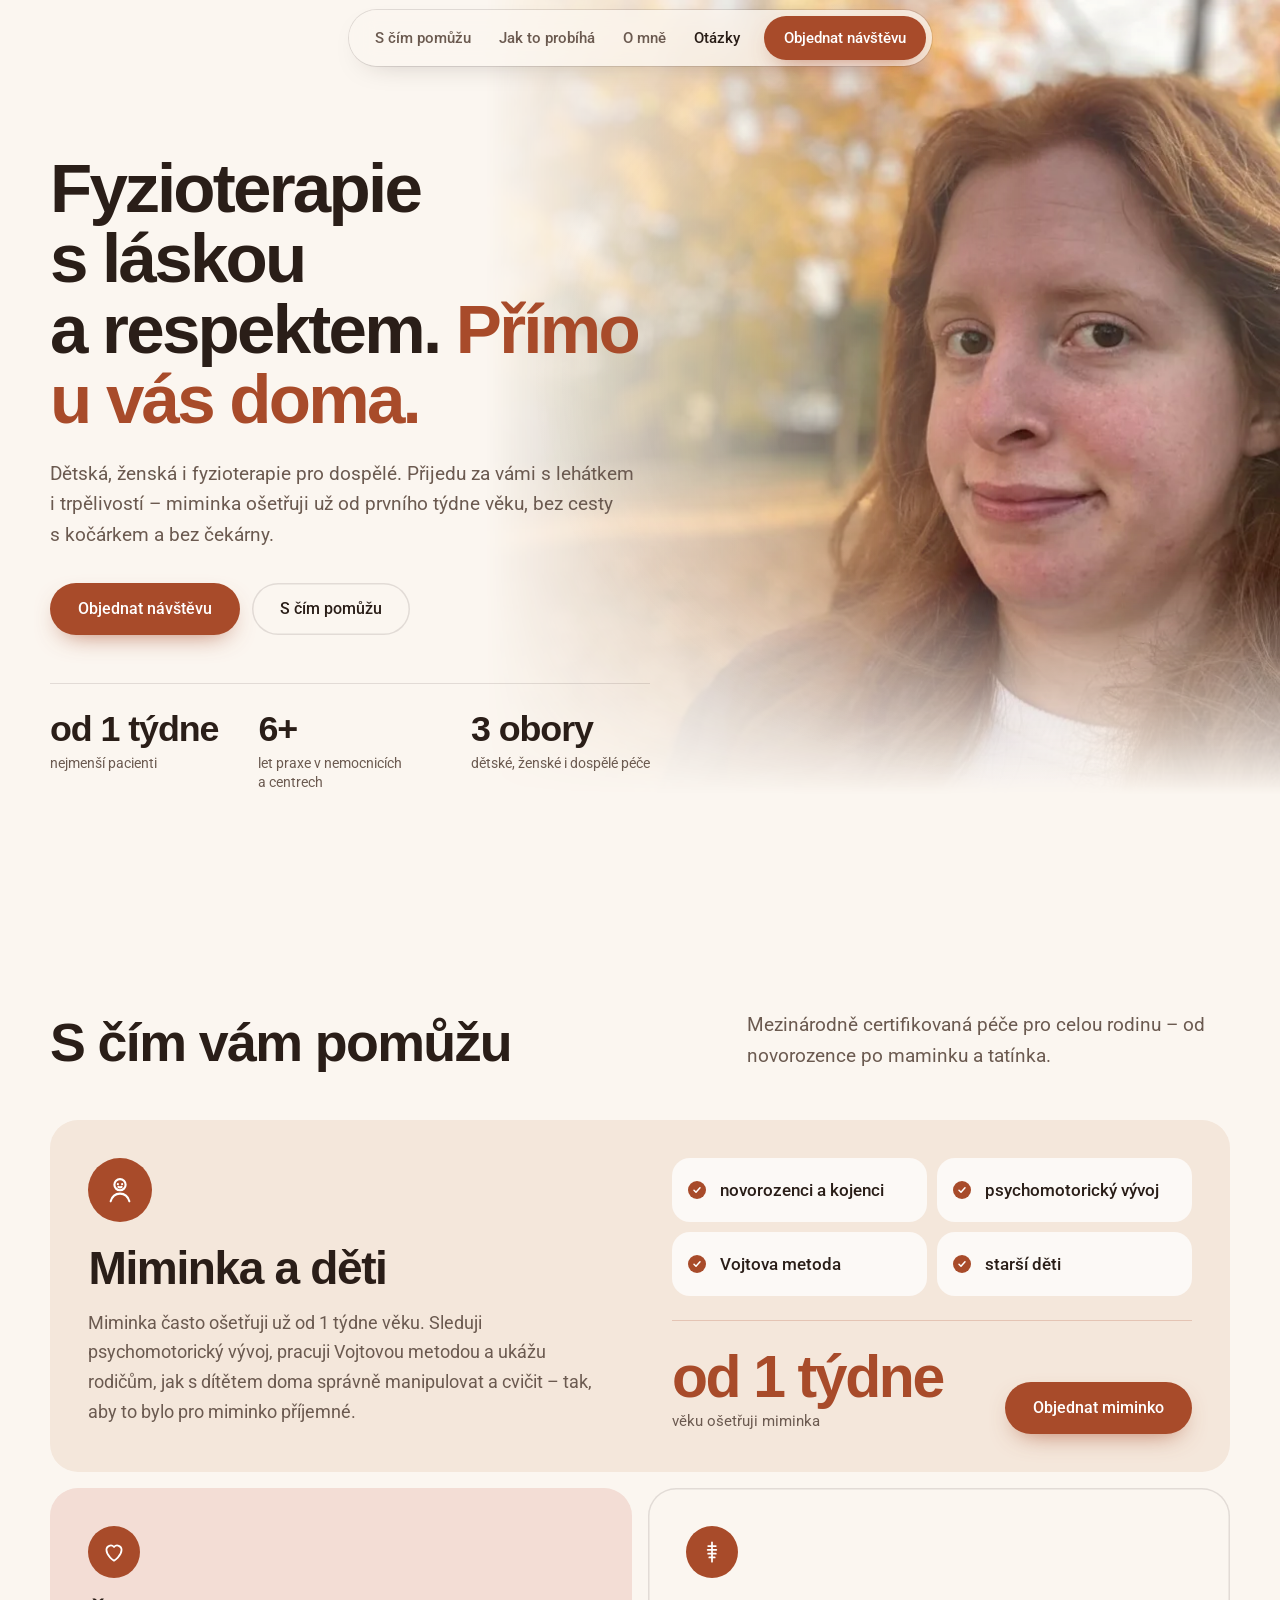
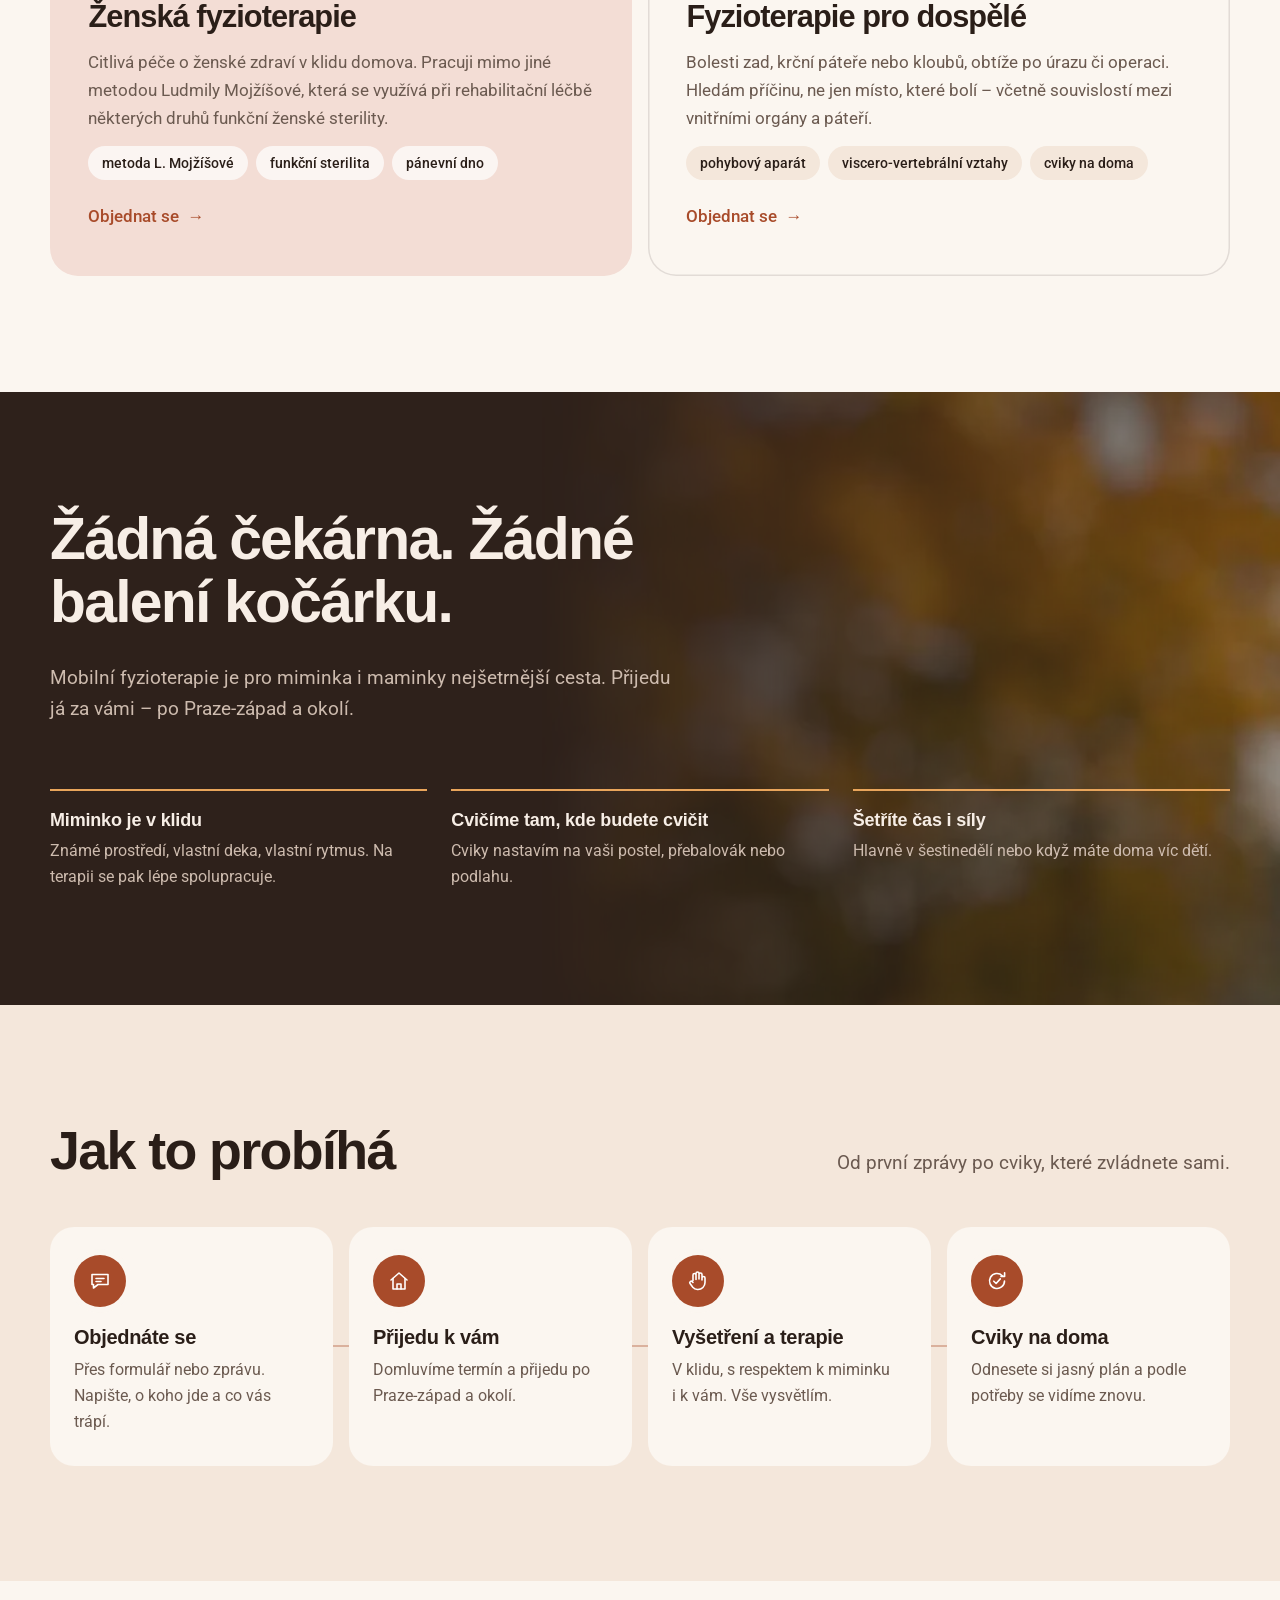
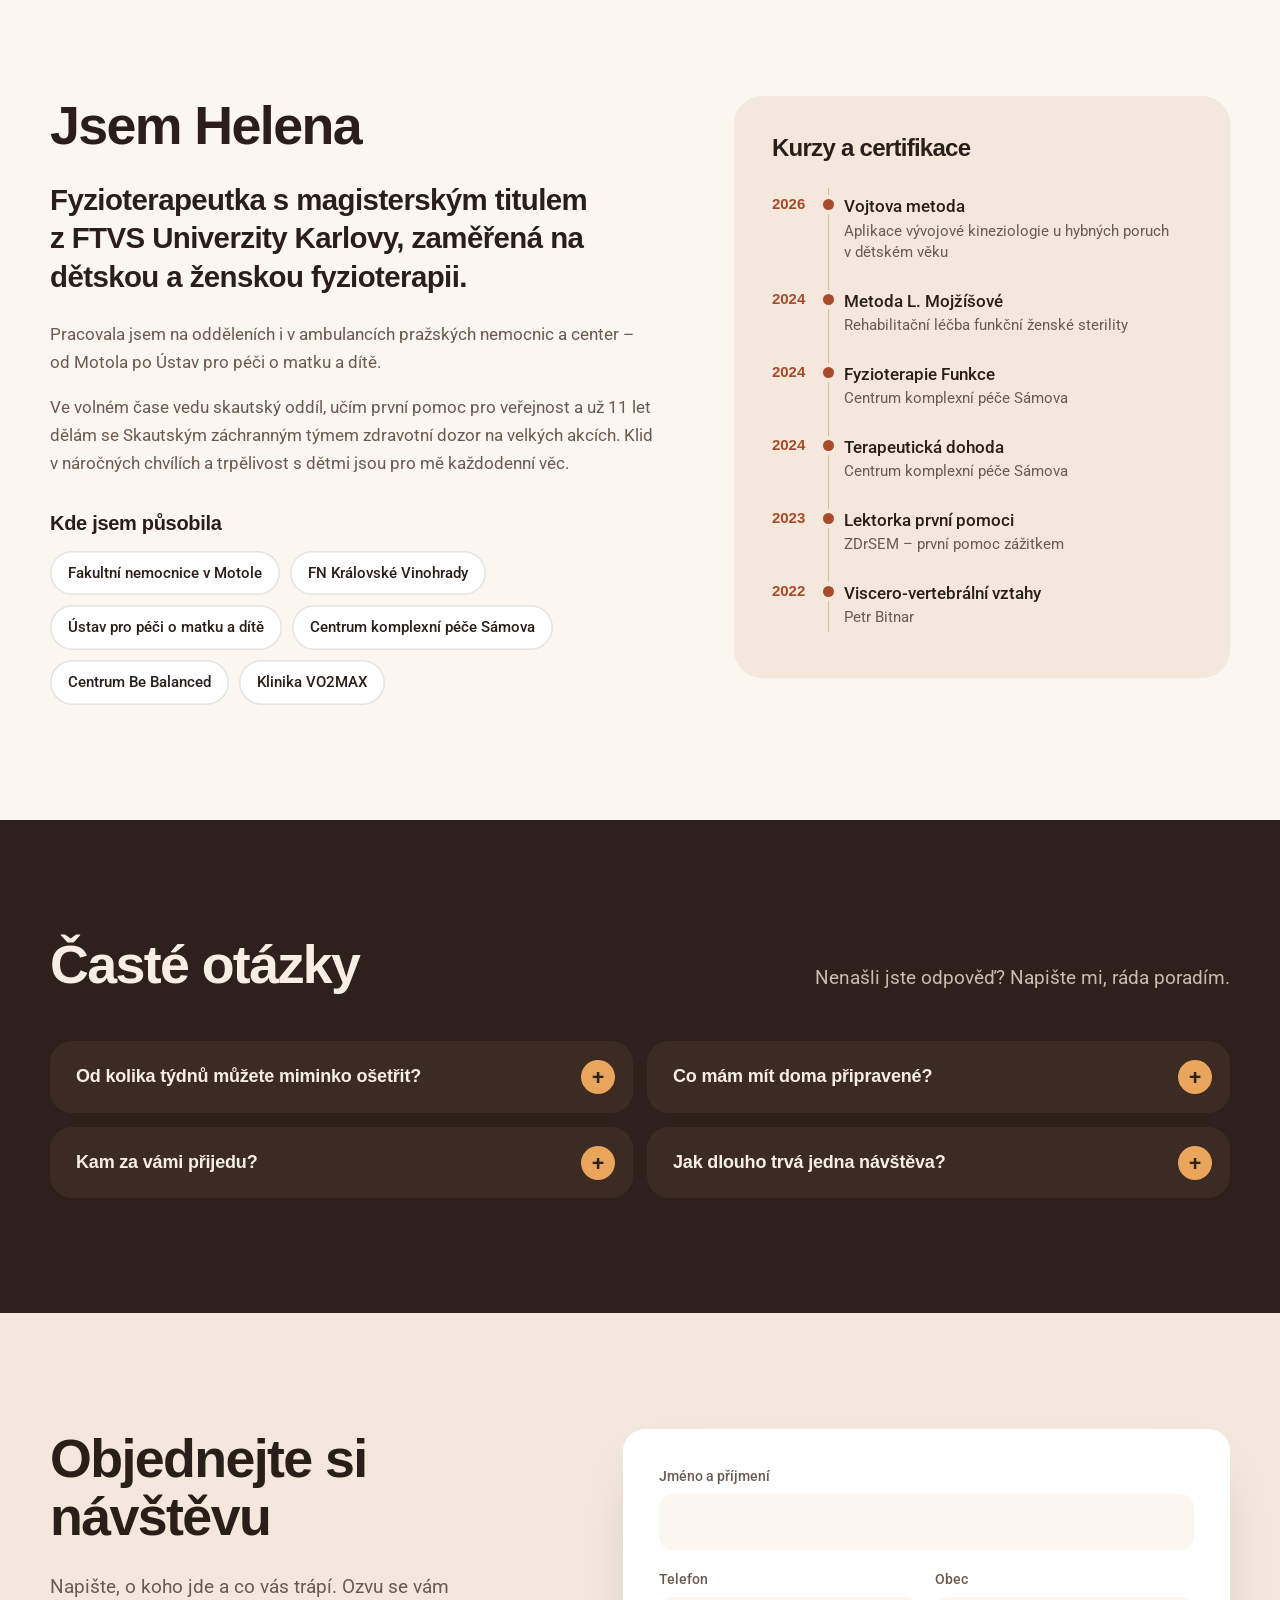
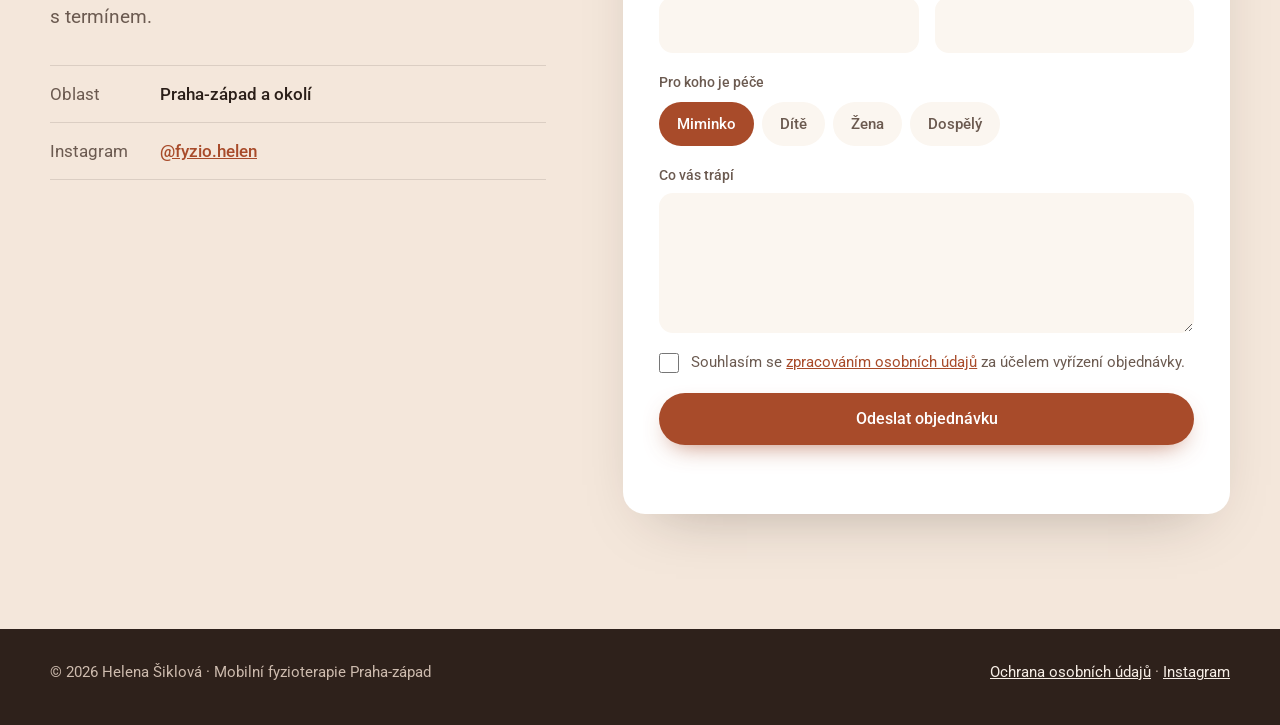
<file: index.html>
<!doctype html>
<html lang="cs" class="no-js">
<head>
  <meta charset="utf-8" />
  <meta name="viewport" content="width=device-width, initial-scale=1" />
  <title>Helena Šiklová – mobilní fyzioterapie Praha-západ</title>
  <meta name="description" content="Dětská, ženská i fyzioterapie pro dospělé u vás doma. Miminka od 1 týdne věku, Vojtova metoda, metoda L. Mojžíšové. Praha-západ." />
  <meta name="robots" content="noindex, nofollow" />
  <meta name="theme-color" content="#FBF6F0" />
  <meta property="og:type" content="website" />
  <meta property="og:title" content="Helena Šiklová – mobilní fyzioterapie Praha-západ" />
  <meta property="og:description" content="Fyzioterapie s láskou a respektem, přímo u vás doma. Pro miminka, děti, ženy i dospělé." />
  <meta property="og:image" content="https://helena-siklova-web.vercel.app/img/helena.jpg" />
  <link rel="icon" href="data:image/svg+xml,%3Csvg xmlns='http://www.w3.org/2000/svg' viewBox='0 0 64 64'%3E%3Ccircle cx='32' cy='32' r='32' fill='%23A84B2A'/%3E%3Ctext x='32' y='42' font-family='Helvetica,Arial' font-weight='700' font-size='28' text-anchor='middle' fill='%23fff'%3EH%C5%A0%3C/text%3E%3C/svg%3E" />
  <link rel="preconnect" href="https://fonts.googleapis.com" />
  <link rel="preconnect" href="https://fonts.gstatic.com" crossorigin />
  <link href="https://fonts.googleapis.com/css2?family=Roboto:wght@400;500&display=swap&subset=latin-ext" rel="stylesheet" />
  <link rel="preload" as="image" href="img/helena.webp" type="image/webp" />
  <link rel="stylesheet" href="styles.css?v=7" />
  <script type="application/ld+json">
  {
    "@context": "https://schema.org",
    "@type": "PhysicalTherapy",
    "name": "Helena Šiklová – mobilní fyzioterapie",
    "description": "Dětská, ženská a dospělá fyzioterapie formou domácích návštěv.",
    "image": "https://helena-siklova-web.vercel.app/img/helena.jpg",
    "areaServed": "Praha-západ",
    "employee": { "@type": "Person", "name": "Helena Šiklová", "jobTitle": "Fyzioterapeutka", "alumniOf": "Fakulta tělesné výchovy a sportu Univerzity Karlovy" },
    "sameAs": ["https://www.instagram.com/fyzio.helen/"],
    "hasOfferCatalog": { "@type": "OfferCatalog", "name": "Fyzioterapie", "itemListElement": [
      { "@type": "Offer", "itemOffered": { "@type": "Service", "name": "Dětská fyzioterapie" } },
      { "@type": "Offer", "itemOffered": { "@type": "Service", "name": "Ženská fyzioterapie" } },
      { "@type": "Offer", "itemOffered": { "@type": "Service", "name": "Fyzioterapie pro dospělé" } }
    ] }
  }
  </script>
</head>
<body>
<a class="skip" href="#obsah">Přeskočit na obsah</a>

<header class="top" data-top>
  <div class="wrap top__in">
    <div class="top__bar">
      <nav class="nav" aria-label="Hlavní navigace">
        <a href="#pomoc">S čím pomůžu</a>
        <a href="#jak">Jak to probíhá</a>
        <a href="#o-mne">O mně</a>
        <a href="#otazky">Otázky</a>
      </nav>
      <a class="btn btn--primary btn--sm top__cta" href="#objednat">Objednat návštěvu</a>
    </div>
    <button class="burger" type="button" aria-label="Otevřít menu" aria-controls="menu" data-menu-open><span></span><span></span></button>
  </div>
</header>

<dialog class="menu" id="menu" aria-label="Menu">
  <button class="menu__close" type="button" aria-label="Zavřít menu" data-menu-close>×</button>
  <nav class="menu__nav" aria-label="Menu">
    <a href="#pomoc" data-menu-link>S čím pomůžu</a>
    <a href="#jak" data-menu-link>Jak to probíhá</a>
    <a href="#o-mne" data-menu-link>O mně</a>
    <a href="#otazky" data-menu-link>Otázky</a>
    <a href="#objednat" data-menu-link>Objednání</a>
  </nav>
  <a class="btn btn--primary btn--block" href="#objednat" data-menu-link>Objednat návštěvu</a>
</dialog>

<main id="obsah">

  <!-- HERO -->
  <section class="hero" id="top">
    <figure class="portrait">
      <picture class="portrait__img">
        <source type="image/webp" srcset="img/helena-480.webp 480w, img/helena.webp 800w" sizes="(max-width: 960px) 100vw, 52vw" />
        <img src="img/helena.jpg" width="800" height="800" alt="Fyzioterapeutka Helena Šiklová" fetchpriority="high" decoding="async" />
      </picture>
    </figure>
    <div class="wrap hero__grid">
      <div class="hero__text">
        <h1 class="hero__title">Fyzioterapie s láskou a respektem. <em>Přímo u vás doma.</em></h1>
        <p class="hero__lead">Dětská, ženská i fyzioterapie pro dospělé. Přijedu za vámi s lehátkem i trpělivostí – miminka ošetřuji už od prvního týdne věku, bez cesty s kočárkem a bez čekárny.</p>
        <div class="hero__cta">
          <a class="btn btn--primary" href="#objednat">Objednat návštěvu</a>
          <a class="btn btn--ghost" href="#pomoc">S čím pomůžu</a>
        </div>
        <dl class="stats">
          <div><dt>nejmenší pacienti</dt><dd>od 1 týdne</dd></div>
          <div><dt>let praxe v nemocnicích a centrech</dt><dd>6+</dd></div>
          <div><dt>dětské, ženské i dospělé péče</dt><dd>3 obory</dd></div>
        </dl>
      </div>
    </div>
  </section>

  <!-- PRO KOHO -->
  <section class="sec" id="pomoc">
    <div class="wrap">
      <div class="head" data-reveal>
        <h2 class="h2">S čím vám pomůžu</h2>
        <p class="lead">Mezinárodně certifikovaná péče pro celou rodinu – od novorozence po maminku a tatínka.</p>
      </div>
      <div class="bento">
        <article class="care care--big" data-reveal>
          <div class="care__main">
            <span class="care__ico" aria-hidden="true"><svg viewBox="0 0 24 24" width="26" height="26" fill="none" stroke="currentColor" stroke-width="1.6" stroke-linecap="round" stroke-linejoin="round"><circle cx="12" cy="8" r="4.2"/><path d="M10.4 7.6h.01M13.6 7.6h.01M10.8 9.6c.7.5 1.7.5 2.4 0"/><path d="M5 20.5c1-3.6 3.8-5.8 7-5.8s6 2.2 7 5.8"/></svg></span>
            <h3>Miminka a děti</h3>
            <p>Miminka často ošetřuji už od 1 týdne věku. Sleduji psychomotorický vývoj, pracuji Vojtovou metodou a ukážu rodičům, jak s dítětem doma správně manipulovat a cvičit – tak, aby to bylo pro miminko příjemné.</p>
          </div>
          <div class="care__side">
            <ul class="checks">
              <li>novorozenci a kojenci</li>
              <li>psychomotorický vývoj</li>
              <li>Vojtova metoda</li>
              <li>starší děti</li>
            </ul>
            <div class="care__foot">
              <p class="care__num"><b>od 1 týdne</b><span>věku ošetřuji miminka</span></p>
              <a class="btn btn--primary" href="#objednat" data-pick="miminko">Objednat miminko</a>
            </div>
          </div>
        </article>
        <article class="care care--rose" data-reveal>
          <span class="care__ico" aria-hidden="true"><svg viewBox="0 0 24 24" width="26" height="26" fill="none" stroke="currentColor" stroke-width="1.6" stroke-linecap="round" stroke-linejoin="round"><path d="M12 20s-7-4.4-7-10a4 4 0 0 1 7-2.6A4 4 0 0 1 19 10c0 5.6-7 10-7 10z"/></svg></span>
          <h3>Ženská fyzioterapie</h3>
          <p>Citlivá péče o ženské zdraví v klidu domova. Pracuji mimo jiné metodou Ludmily Mojžíšové, která se využívá při rehabilitační léčbě některých druhů funkční ženské sterility.</p>
          <ul class="tags"><li>metoda L. Mojžíšové</li><li>funkční sterilita</li><li>pánevní dno</li></ul>
          <a class="more" href="#objednat" data-pick="žena">Objednat se</a>
        </article>
        <article class="care care--line" data-reveal>
          <span class="care__ico" aria-hidden="true"><svg viewBox="0 0 24 24" width="26" height="26" fill="none" stroke="currentColor" stroke-width="1.6" stroke-linecap="round" stroke-linejoin="round"><path d="M12 3v18"/><path d="M8.5 6.5h7M8 10h8M8.5 13.5h7M9.5 17h5"/></svg></span>
          <h3>Fyzioterapie pro dospělé</h3>
          <p>Bolesti zad, krční páteře nebo kloubů, obtíže po úrazu či operaci. Hledám příčinu, ne jen místo, které bolí – včetně souvislostí mezi vnitřními orgány a páteří.</p>
          <ul class="tags"><li>pohybový aparát</li><li>viscero-vertebrální vztahy</li><li>cviky na doma</li></ul>
          <a class="more" href="#objednat" data-pick="dospělý">Objednat se</a>
        </article>
      </div>
    </div>
  </section>

  <!-- PROČ DOMA -->
  <section class="home" id="proc">
    <picture class="home__bg" aria-hidden="true">
      <source type="image/webp" srcset="img/podzim.webp" />
      <img src="img/podzim.jpg" width="660" height="824" alt="" loading="lazy" decoding="async" />
    </picture>
    <div class="wrap home__in">
      <div class="home__text" data-reveal>
        <h2 class="h2">Žádná čekárna. Žádné balení kočárku.</h2>
        <p class="lead">Mobilní fyzioterapie je pro miminka i maminky nejšetrnější cesta. Přijedu já za vámi – po Praze-západ a okolí.</p>
        <ul class="home__pts">
          <li><b>Miminko je v klidu</b><span>Známé prostředí, vlastní deka, vlastní rytmus. Na terapii se pak lépe spolupracuje.</span></li>
          <li><b>Cvičíme tam, kde budete cvičit</b><span>Cviky nastavím na vaši postel, přebalovák nebo podlahu.</span></li>
          <li><b>Šetříte čas i síly</b><span>Hlavně v šestinedělí nebo když máte doma víc dětí.</span></li>
        </ul>
      </div>
    </div>
  </section>

  <!-- POSTUP -->
  <section class="sec sec--soft" id="jak">
    <div class="wrap">
      <div class="head" data-reveal>
        <h2 class="h2">Jak to probíhá</h2>
        <p class="lead">Od první zprávy po cviky, které zvládnete sami.</p>
      </div>
      <ol class="steps" data-flow>
        <li><span class="steps__ico" aria-hidden="true"><svg viewBox="0 0 24 24" width="24" height="24" fill="none" stroke="currentColor" stroke-width="1.6" stroke-linecap="round" stroke-linejoin="round"><path d="M4 5.5h16v10H10l-4.5 3.5v-3.5H4z"/><path d="M8 9.5h8M8 12.5h5"/></svg></span><b>Objednáte se</b><span>Přes formulář nebo zprávu. Napište, o koho jde a co vás trápí.</span></li>
        <li><span class="steps__ico" aria-hidden="true"><svg viewBox="0 0 24 24" width="24" height="24" fill="none" stroke="currentColor" stroke-width="1.6" stroke-linecap="round" stroke-linejoin="round"><path d="M4 11 12 4l8 7"/><path d="M6 9.5V20h12V9.5"/><path d="M10 20v-5h4v5"/></svg></span><b>Přijedu k vám</b><span>Domluvíme termín a přijedu po Praze-západ a okolí.</span></li>
        <li><span class="steps__ico" aria-hidden="true"><svg viewBox="0 0 24 24" width="24" height="24" fill="none" stroke="currentColor" stroke-width="1.6" stroke-linecap="round" stroke-linejoin="round"><path d="M7 11.5V6a1.5 1.5 0 0 1 3 0v4.5M10 10V4.5a1.5 1.5 0 0 1 3 0V10M13 10V5.5a1.5 1.5 0 0 1 3 0V11M16 9a1.5 1.5 0 0 1 3 0v4.5a7 7 0 0 1-7 7h-.6a6 6 0 0 1-4.6-2.2L4 14.6a1.5 1.5 0 0 1 2.3-1.9L7 13.5"/></svg></span><b>Vyšetření a terapie</b><span>V klidu, s respektem k miminku i k vám. Vše vysvětlím.</span></li>
        <li><span class="steps__ico" aria-hidden="true"><svg viewBox="0 0 24 24" width="24" height="24" fill="none" stroke="currentColor" stroke-width="1.6" stroke-linecap="round" stroke-linejoin="round"><path d="M19.5 12A7.5 7.5 0 1 1 17.3 6.7"/><path d="M19.6 3.8v3.6H16"/><path d="M8.8 12.2l2.3 2.3 4.2-4.6"/></svg></span><b>Cviky na doma</b><span>Odnesete si jasný plán a podle potřeby se vidíme znovu.</span></li>
      </ol>
    </div>
  </section>

  <!-- O MNĚ -->
  <section class="sec" id="o-mne">
    <div class="wrap me">
      <div class="me__text" data-reveal>
        <h2 class="h2">Jsem Helena</h2>
        <p class="me__big">Fyzioterapeutka s magisterským titulem z FTVS Univerzity Karlovy, zaměřená na dětskou a ženskou fyzioterapii.</p>
        <p>Pracovala jsem na odděleních i v ambulancích pražských nemocnic a center – od Motola po Ústav pro péči o matku a dítě.</p>
        <p>Ve volném čase vedu skautský oddíl, učím první pomoc pro veřejnost a už 11 let dělám se Skautským záchranným týmem zdravotní dozor na velkých akcích. Klid v náročných chvílích a trpělivost s dětmi jsou pro mě každodenní věc.</p>
        <h3 class="me__sub">Kde jsem působila</h3>
        <ul class="chips">
          <li>Fakultní nemocnice v&nbsp;Motole</li>
          <li>FN Královské Vinohrady</li>
          <li>Ústav pro péči o matku a dítě</li>
          <li>Centrum komplexní péče Sámova</li>
          <li>Centrum Be Balanced</li>
          <li>Klinika VO2MAX</li>
        </ul>
      </div>
      <aside class="me__card" data-reveal>
        <h3>Kurzy a certifikace</h3>
        <ol class="timeline">
          <li><time>2026</time><div><b>Vojtova metoda</b><span>Aplikace vývojové kineziologie u hybných poruch v dětském věku</span></div></li>
          <li><time>2024</time><div><b>Metoda L. Mojžíšové</b><span>Rehabilitační léčba funkční ženské sterility</span></div></li>
          <li><time>2024</time><div><b>Fyzioterapie Funkce</b><span>Centrum komplexní péče Sámova</span></div></li>
          <li><time>2024</time><div><b>Terapeutická dohoda</b><span>Centrum komplexní péče Sámova</span></div></li>
          <li><time>2023</time><div><b>Lektorka první pomoci</b><span>ZDrSEM – první pomoc zážitkem</span></div></li>
          <li><time>2022</time><div><b>Viscero-vertebrální vztahy</b><span>Petr Bitnar</span></div></li>
        </ol>
      </aside>
    </div>
  </section>

  <!-- FAQ -->
  <section class="sec sec--dark" id="otazky">
    <div class="wrap">
      <div class="head" data-reveal>
        <h2 class="h2">Časté otázky</h2>
        <p class="lead">Nenašli jste odpověď? Napište mi, ráda poradím.</p>
      </div>
      <div class="qa" data-reveal>
        <details>
          <summary>Od kolika týdnů můžete miminko ošetřit?</summary>
          <p>Miminka běžně ošetřuji už od 1 týdne věku. Pokud máte doporučení od pediatra nebo neurologa, vezměte ho k ruce, ale není podmínkou.</p>
        </details>
        <details>
          <summary>Co mám mít doma připravené?</summary>
          <p>Stačí pevnější podložka nebo postel, deka a teplo v místnosti. Pro miminko plenku a oblíbenou hračku. Vše ostatní přivezu.</p>
        </details>
        <details>
          <summary>Kam za vámi přijedu?</summary>
          <p>Jezdím po okrese Praha-západ a okolí. Napište obec a domluvíme se.</p>
        </details>
        <details>
          <summary>Jak dlouho trvá jedna návštěva?</summary>
          <p>Délku přizpůsobím věku a potřebám – u miminek bývá kratší, u dospělých delší. Přesný čas i cenu vám řeknu při objednání.</p>
        </details>
      </div>
    </div>
  </section>

  <!-- OBJEDNÁNÍ -->
  <section class="sec sec--soft" id="objednat">
    <div class="wrap split">
      <div data-reveal>
        <h2 class="h2">Objednejte si návštěvu</h2>
        <p class="lead">Napište, o koho jde a co vás trápí. Ozvu se vám s termínem.</p>
        <ul class="contact">
          <li><span>Oblast</span>Praha-západ a okolí</li>
          <li><span>Instagram</span><a href="https://www.instagram.com/fyzio.helen/" rel="noopener" target="_blank">@fyzio.helen</a></li>
        </ul>
      </div>
      <form class="form" data-form novalidate data-reveal>
        <div class="field">
          <label for="f-name">Jméno a příjmení</label>
          <input id="f-name" name="jmeno" autocomplete="name" required />
        </div>
        <div class="field field--half">
          <label for="f-phone">Telefon</label>
          <input id="f-phone" name="telefon" type="tel" autocomplete="tel" required />
        </div>
        <div class="field field--half">
          <label for="f-town">Obec</label>
          <input id="f-town" name="obec" autocomplete="address-level2" />
        </div>
        <fieldset class="field pick">
          <legend>Pro koho je péče</legend>
          <label><input type="radio" name="pro" value="miminko" checked /><span>Miminko</span></label>
          <label><input type="radio" name="pro" value="dítě" /><span>Dítě</span></label>
          <label><input type="radio" name="pro" value="žena" /><span>Žena</span></label>
          <label><input type="radio" name="pro" value="dospělý" /><span>Dospělý</span></label>
        </fieldset>
        <div class="field">
          <label for="f-msg">Co vás trápí</label>
          <textarea id="f-msg" name="zprava" rows="4"></textarea>
        </div>
        <label class="consent"><input type="checkbox" name="souhlas" required /><span>Souhlasím se <a href="ochrana-osobnich-udaju.html">zpracováním osobních údajů</a> za účelem vyřízení objednávky.</span></label>
        <button class="btn btn--primary btn--block" type="submit">Odeslat objednávku</button>
        <p class="form__note" data-form-note role="status" aria-live="polite"></p>
      </form>
    </div>
  </section>
</main>

<footer class="foot">
  <div class="wrap foot__in">
    <p>© 2026 Helena Šiklová · Mobilní fyzioterapie Praha-západ</p>
    <p><a href="ochrana-osobnich-udaju.html">Ochrana osobních údajů</a> · <a href="https://www.instagram.com/fyzio.helen/" rel="noopener" target="_blank">Instagram</a></p>
  </div>
</footer>

<a class="btn btn--primary dock is-hidden" href="#objednat">Objednat návštěvu</a>

<script src="main.js?v=6" defer></script>
</body>
</html>
</file>
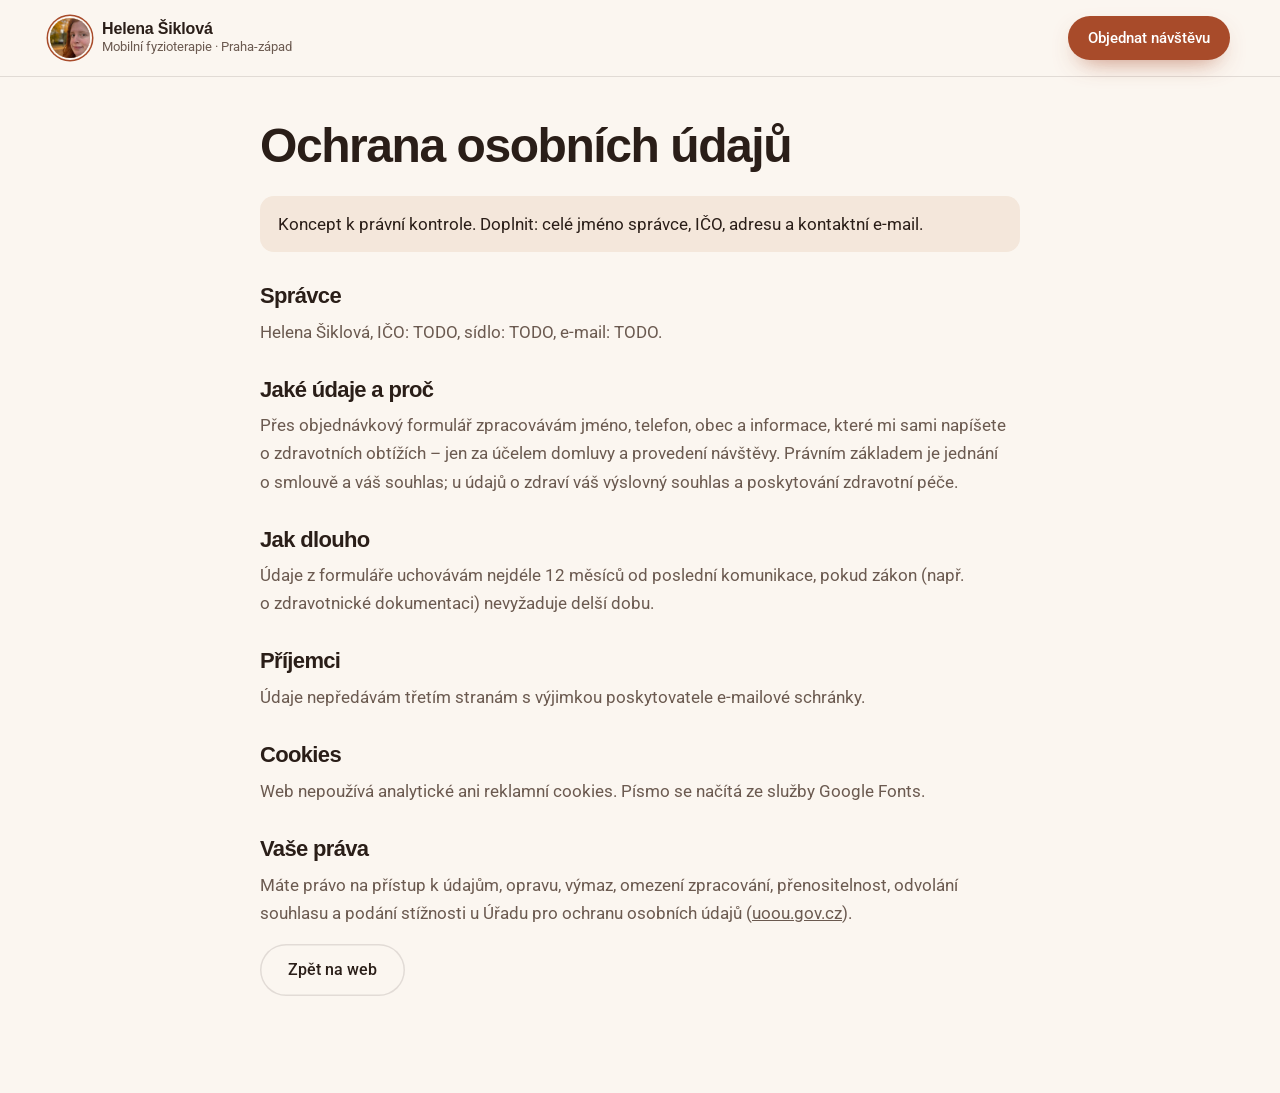
<file: ochrana-osobnich-udaju.html>
<!doctype html>
<html lang="cs">
<head>
  <meta charset="utf-8" />
  <meta name="viewport" content="width=device-width, initial-scale=1" />
  <title>Ochrana osobních údajů – Helena Šiklová</title>
  <meta name="robots" content="noindex, nofollow" />
  <link href="https://fonts.googleapis.com/css2?family=Roboto:wght@400;500&display=swap&subset=latin-ext" rel="stylesheet" />
  <link rel="stylesheet" href="styles.css" />
  <style>.legal{padding:120px 0 80px;max-width:760px}.legal h1{font-size:clamp(32px,4vw,48px);margin-bottom:24px}.legal h2{font-size:22px;margin:32px 0 10px}.legal p,.legal li{color:var(--muted)}.todo{background:var(--soft);border-radius:14px;padding:14px 18px;color:var(--ink)!important}</style>
</head>
<body>
<header class="top top--page"><div class="wrap top__in"><a class="brand" href="index.html"><span class="brand__avatar"><img src="img/helena-160.jpg" width="80" height="80" alt="" /></span><span class="brand__txt">Helena Šiklová<small>Mobilní fyzioterapie · Praha-západ</small></span></a><a class="btn btn--primary btn--sm" href="index.html#objednat">Objednat návštěvu</a></div></header>
<main class="wrap legal">
  <h1>Ochrana osobních údajů</h1>
  <p class="todo">Koncept k právní kontrole. Doplnit: celé jméno správce, IČO, adresu a kontaktní e-mail.</p>
  <h2>Správce</h2>
  <p>Helena Šiklová, IČO: TODO, sídlo: TODO, e-mail: TODO.</p>
  <h2>Jaké údaje a proč</h2>
  <p>Přes objednávkový formulář zpracovávám jméno, telefon, obec a informace, které mi sami napíšete o zdravotních obtížích – jen za účelem domluvy a provedení návštěvy. Právním základem je jednání o smlouvě a váš souhlas; u údajů o zdraví váš výslovný souhlas a poskytování zdravotní péče.</p>
  <h2>Jak dlouho</h2>
  <p>Údaje z formuláře uchovávám nejdéle 12 měsíců od poslední komunikace, pokud zákon (např. o zdravotnické dokumentaci) nevyžaduje delší dobu.</p>
  <h2>Příjemci</h2>
  <p>Údaje nepředávám třetím stranám s výjimkou poskytovatele e-mailové schránky.</p>
  <h2>Cookies</h2>
  <p>Web nepoužívá analytické ani reklamní cookies. Písmo se načítá ze služby Google Fonts.</p>
  <h2>Vaše práva</h2>
  <p>Máte právo na přístup k údajům, opravu, výmaz, omezení zpracování, přenositelnost, odvolání souhlasu a podání stížnosti u Úřadu pro ochranu osobních údajů (<a href="https://uoou.gov.cz">uoou.gov.cz</a>).</p>
  <p><a class="btn btn--ghost" href="index.html">Zpět na web</a></p>
</main>
</body>
</html>
</file>
<file: styles.css>
/* Helena Šiklová – teplé podzimní barvy z její fotky (měděné vlasy, javorové listí) */
:root {
  --cream: #FBF6F0;
  --soft: #F4E7DB;
  --ink: #2A1E18;
  --muted: #6B5A50;
  --copper: #A84B2A;        /* hlavní akcent, bílý text AA */
  --copper-hi: #8F3D20;
  --amber: #E9A55B;         /* listí – jen na tmavém */
  --bark: #2E211B;          /* tmavá sekce */
  --bark-soft: #3B2B23;
  --on-dark: #F7EEE6;
  --on-dark-muted: #CDBBAE;
  --line: rgba(42, 30, 24, .12);
  --line-dark: rgba(247, 238, 230, .16);

  --font-head: "Helvetica Neue", Helvetica, Arial, sans-serif;
  --font-body: Roboto, "Helvetica Neue", Helvetica, Arial, sans-serif;

  --radius-cta: 999px;
  --radius: 22px;
  --wrap: 1180px;
  --gutter: clamp(16px, 4vw, 40px);
  --sec-y: clamp(64px, 9vw, 120px);

  --ease-out: cubic-bezier(0.16, 1, 0.3, 1);
  --dur-micro: 250ms;
  --dur-base: 600ms;
  --dur-slow: 900ms;
}
@media (prefers-reduced-motion: reduce) {
  :root { --dur-micro: 0ms; --dur-base: 0ms; --dur-slow: 0ms; }
}

*, *::before, *::after { box-sizing: border-box; }
html { scroll-behavior: smooth; -webkit-text-size-adjust: 100%; scroll-padding-top: 84px; }
@media (prefers-reduced-motion: reduce) { html { scroll-behavior: auto; } }
body { margin: 0; background: var(--cream); color: var(--ink); font: 400 17px/1.65 var(--font-body); -webkit-font-smoothing: antialiased; overflow-x: clip; }
img { display: block; max-width: 100%; height: auto; }
a { color: inherit; }
h1, h2, h3 { font-family: var(--font-head); font-weight: 700; line-height: 1.08; margin: 0; letter-spacing: -.03em; }
p { margin: 0 0 1em; }
:focus-visible { outline: 2px solid var(--copper); outline-offset: 3px; border-radius: 6px; }

.wrap { width: 100%; max-width: calc(var(--wrap) + var(--gutter) * 2); margin: 0 auto; padding: 0 var(--gutter); }
.skip { position: absolute; left: -999px; top: 8px; z-index: 100; background: var(--copper); color: #fff; padding: 10px 16px; border-radius: var(--radius-cta); }
.skip:focus { left: 8px; }
.h2 { font-size: clamp(32px, 4.2vw, 54px); margin-bottom: .5em; }
.lead { font-size: clamp(17px, 1.45vw, 19px); color: var(--muted); max-width: 34em; }

/* Tlačítka – vždy pill */
.btn { display: inline-flex; align-items: center; justify-content: center; gap: .5em; min-height: 52px; padding: 0 28px; border-radius: var(--radius-cta); font: 500 16px/1 var(--font-body); text-decoration: none; cursor: pointer; border: 0; transition: background var(--dur-micro), color var(--dur-micro), transform var(--dur-micro) var(--ease-out), box-shadow var(--dur-micro); }
.btn--sm { min-height: 44px; padding: 0 20px; font-size: 15px; }
.btn--block { width: 100%; }
.btn--primary { background: var(--copper); color: #fff; box-shadow: 0 10px 26px -12px rgba(168, 75, 42, .8); }
.btn--primary:hover { background: var(--copper-hi); transform: translateY(-2px); }
.btn--ghost { color: var(--ink); box-shadow: inset 0 0 0 1.5px var(--line); }
.btn--ghost:hover { box-shadow: inset 0 0 0 1.5px var(--copper); color: var(--copper); }

/* Hlavička */
.top { position: fixed; inset: 0 0 auto; z-index: 50; transition: background var(--dur-micro), box-shadow var(--dur-micro); }
/* podstránka (ochrana údajů) má klasickou plnou lištu se značkou */
.top--page { background: rgba(251, 246, 240, .92); backdrop-filter: blur(10px); -webkit-backdrop-filter: blur(10px); box-shadow: 0 1px 0 var(--line); }
.top--page .top__in { justify-content: flex-start; }
.top__in { display: flex; align-items: center; justify-content: center; gap: 28px; height: 76px; }
.top__bar { display: flex; align-items: center; gap: 24px; padding: 6px 6px 6px 26px; border-radius: var(--radius-cta); background: rgba(251, 246, 240, .78); backdrop-filter: blur(12px); -webkit-backdrop-filter: blur(12px); box-shadow: 0 0 0 1px var(--line), 0 10px 30px -18px rgba(42, 30, 24, .35); transition: background var(--dur-micro), box-shadow var(--dur-micro); }
.top.is-solid .top__bar { background: rgba(251, 246, 240, .94); box-shadow: 0 0 0 1px var(--line), 0 14px 34px -16px rgba(42, 30, 24, .4); }
.brand { display: flex; align-items: center; gap: 12px; text-decoration: none; margin-right: auto; }
.brand__avatar { width: 40px; height: 40px; border-radius: 50%; overflow: hidden; flex: none; box-shadow: 0 0 0 2px var(--cream), 0 0 0 3.5px var(--copper); }
.brand__avatar img { width: 100%; height: 100%; object-fit: cover; object-position: 66% 40%; transform: scale(1.5); transform-origin: 66% 42%; }
.brand__txt { font: 700 16px/1.15 var(--font-head); letter-spacing: -.01em; }
.brand__txt small { display: block; font: 400 12.5px/1.4 var(--font-body); color: var(--muted); letter-spacing: 0; }
.nav { display: flex; gap: 28px; }
.nav a { text-decoration: none; font-weight: 500; font-size: 15px; color: var(--muted); transition: color var(--dur-micro); }
.nav a:hover, .nav a.is-active { color: var(--ink); }
.burger { display: none; width: 44px; height: 44px; border: 0; border-radius: var(--radius-cta); background: var(--soft); cursor: pointer; padding: 0; position: relative; }
.burger span { position: absolute; left: 13px; right: 13px; height: 2px; background: var(--ink); border-radius: 2px; }
.burger span:first-child { top: 17px; } .burger span:last-child { top: 25px; }

.menu { border: 0; padding: 88px 24px 32px; width: 100%; max-width: 100%; height: 100%; max-height: 100%; margin: 0; background: var(--cream); color: var(--ink); }
.menu::backdrop { background: rgba(0, 0, 0, .4); }
.menu[open] { display: flex; flex-direction: column; gap: 28px; }
.menu__close { position: absolute; top: 16px; right: 16px; width: 44px; height: 44px; border-radius: var(--radius-cta); border: 0; background: var(--soft); color: var(--ink); font-size: 28px; line-height: 1; cursor: pointer; }
.menu__nav { display: flex; flex-direction: column; }
.menu__nav a { font: 700 28px/1 var(--font-head); letter-spacing: -.02em; text-decoration: none; padding: 16px 0; border-bottom: 1px solid var(--line); }

/* Hero */
.hero { position: relative; padding: calc(76px + clamp(36px, 6vw, 88px)) 0 clamp(56px, 8vw, 104px); overflow: hidden;
  background: radial-gradient(55% 65% at 80% 42%, rgba(233, 165, 91, .22), transparent 70%), var(--cream); }
.hero__grid { position: relative; }
.hero__text { max-width: min(600px, 52%); }
.hero__meta { display: inline-flex; align-items: center; gap: 10px; font-size: 14px; font-weight: 500; color: var(--muted); margin-bottom: 22px; }
.dot { width: 8px; height: 8px; border-radius: 50%; background: var(--copper); box-shadow: 0 0 0 4px rgba(168, 75, 42, .16); flex: none; }
.hero__title { font-size: clamp(40px, 5.4vw, 74px); letter-spacing: -.04em; line-height: 1.02; margin-bottom: 24px; }
.hero__title em { font-style: normal; color: var(--copper); }
.hero__lead { font-size: clamp(17px, 1.45vw, 20px); color: var(--muted); max-width: 33em; margin-bottom: 32px; }
.hero__cta { display: flex; flex-wrap: wrap; gap: 12px; margin-bottom: 48px; }
.stats { display: grid; grid-template-columns: repeat(3, auto); justify-content: start; gap: 12px 40px; margin: 0; padding-top: 28px; border-top: 1px solid var(--line); }
.stats div { display: flex; flex-direction: column-reverse; justify-content: flex-end; }
.stats dd { margin: 0; font: 700 clamp(26px, 2.8vw, 36px)/1 var(--font-head); letter-spacing: -.03em; }
.stats dt { font-size: 14px; color: var(--muted); margin-top: 6px; max-width: 13em; line-height: 1.4; }

.portrait { position: absolute; right: 0; top: 0; width: min(62vw, 880px); aspect-ratio: 1; margin: 0; opacity: 0; transition: opacity var(--dur-slow) var(--ease-out);
  -webkit-mask-image: linear-gradient(to right, transparent 0%, rgba(0,0,0,.35) 30%, #000 68%), linear-gradient(to bottom, rgba(0,0,0,.75) 0%, #000 12%, #000 72%, transparent 100%);
  mask-image: linear-gradient(to right, transparent 0%, rgba(0,0,0,.35) 30%, #000 68%), linear-gradient(to bottom, rgba(0,0,0,.75) 0%, #000 12%, #000 72%, transparent 100%);
  -webkit-mask-composite: source-in; mask-composite: intersect; }
.portrait.is-in, .no-js .portrait { opacity: 1; }
.portrait__img { display: block; width: 100%; height: 100%; }
.portrait__img img { width: 100%; height: 100%; object-fit: cover; object-position: 100% 50%; }
.chip { position: absolute; left: -4%; bottom: 8%; display: flex; flex-direction: column; gap: 2px; padding: 14px 20px; background: #fff; border-radius: 16px; box-shadow: 0 18px 40px -18px rgba(42, 30, 24, .35); }
.chip b { font: 700 16px/1.2 var(--font-head); letter-spacing: -.01em; }
.chip span { font-size: 13.5px; color: var(--muted); }

/* Sekce */
.sec { padding: var(--sec-y) 0; }
.sec--soft { background: var(--soft); }
.sec--dark { background: var(--bark); color: var(--on-dark); }
.sec--dark .lead { color: var(--on-dark-muted); }
.head { display: flex; flex-wrap: wrap; justify-content: space-between; align-items: end; gap: 12px 48px; margin-bottom: clamp(28px, 4vw, 48px); }
.head .h2 { margin: 0; }
.head .lead { margin: 0; max-width: 26em; }
.split { display: grid; grid-template-columns: .9fr 1.1fr; gap: clamp(32px, 6vw, 96px); align-items: start; }

/* Pro koho – bento */
.bento { display: grid; grid-template-columns: 1fr 1fr; gap: 16px; }
.care { position: relative; border-radius: 28px; padding: clamp(26px, 3vw, 40px); display: flex; flex-direction: column; align-items: flex-start; gap: 14px; background: #fff; transition: transform var(--dur-micro) var(--ease-out), box-shadow var(--dur-micro); }
.care:hover { transform: translateY(-3px); box-shadow: 0 22px 50px -30px rgba(42, 30, 24, .45); }
.care h3 { font-size: clamp(24px, 2.4vw, 32px); }
.care p { color: var(--muted); margin: 0; max-width: 34em; }
.care--big { grid-column: 1 / -1; background: var(--soft); display: grid; grid-template-columns: 1fr 1fr; gap: 24px clamp(32px, 5vw, 72px); align-items: stretch; }
.care__main { display: flex; flex-direction: column; align-items: flex-start; gap: 14px; }
.care__side { display: flex; flex-direction: column; gap: 16px; justify-content: space-between; }
.care--big h3 { font-size: clamp(32px, 3.6vw, 48px); }
.care__foot { margin-top: 8px; width: 100%; display: flex; flex-wrap: wrap; align-items: flex-end; justify-content: space-between; gap: 20px; padding-top: 28px; border-top: 1px solid rgba(168, 75, 42, .22); }
.care__num { display: grid; gap: 4px; margin: 0 !important; }
.care__num b { font: 700 clamp(40px, 4.6vw, 64px)/.95 var(--font-head); letter-spacing: -.04em; color: var(--copper); }
.care__num span { font-size: 15px; color: var(--muted); }
.care--big p { font-size: 18px; }
.care--big .checks { margin: 0; gap: 10px; }
.care--big .checks li { background: rgba(255, 255, 255, .75); border-radius: 18px; padding: 18px 16px 18px 48px; min-height: 64px; display: flex; align-items: center; line-height: 1.3; }
.care--big .checks li::before { left: 16px; top: 50%; margin-top: -9px; }
.care--rose { background: #F3DDD5; }
.care--line { background: transparent; box-shadow: inset 0 0 0 1.5px var(--line); }
.care__ico { width: 52px; height: 52px; border-radius: 50%; display: grid; place-items: center; background: var(--copper); color: #fff; margin-bottom: 8px; }
.care--big .care__ico { width: 64px; height: 64px; }
.care--big .care__ico svg { width: 32px; height: 32px; }
.checks { list-style: none; margin: 4px 0 10px; padding: 0; display: grid; grid-template-columns: 1fr 1fr; gap: 10px 20px; width: 100%; }
.checks li { position: relative; padding-left: 28px; font-weight: 500; }
.checks li::before { content: ""; position: absolute; left: 0; top: 4px; width: 18px; height: 18px; border-radius: 50%; background: var(--copper) url("data:image/svg+xml,%3Csvg xmlns='http://www.w3.org/2000/svg' viewBox='0 0 24 24' fill='none' stroke='%23fff' stroke-width='3' stroke-linecap='round' stroke-linejoin='round'%3E%3Cpath d='M6 12.5l4 4 8-9'/%3E%3C/svg%3E") center / 12px no-repeat; }
.tags { display: flex; flex-wrap: wrap; gap: 8px; list-style: none; margin: 0; padding: 0; }
.tags li { font-size: 13.5px; font-weight: 500; padding: 6px 14px; border-radius: 999px; background: rgba(255, 255, 255, .7); color: var(--ink); }
.care--line .tags li { background: var(--soft); }
.more { margin-top: auto; display: inline-flex; align-items: center; gap: 8px; min-height: 44px; font-weight: 500; color: var(--copper); text-decoration: none; }
.more::after { content: "→"; transition: transform var(--dur-micro) var(--ease-out); }
.more:hover::after { transform: translateX(4px); }

/* Proč doma – tmavý pás s fotkou */
.home { position: relative; background: var(--bark); color: var(--on-dark); padding: var(--sec-y) 0; overflow: hidden; }
.home__bg { position: absolute; inset: 0 0 0 auto; width: min(58vw, 900px); opacity: .5;
  -webkit-mask-image: linear-gradient(to right, transparent 0%, rgba(0,0,0,.5) 45%, #000 100%); mask-image: linear-gradient(to right, transparent 0%, rgba(0,0,0,.5) 45%, #000 100%); }
.home__bg img { width: 100%; height: 100%; object-fit: cover; }
.home__in { position: relative; }
.home .h2 { font-size: clamp(34px, 4.6vw, 60px); max-width: 11em; }
.home .lead { color: var(--on-dark-muted); max-width: 34em; }
.home__pts { list-style: none; margin: clamp(40px, 5vw, 64px) 0 0; padding: 0; display: grid; grid-template-columns: repeat(3, 1fr); gap: 24px; }
.home__pts li { display: grid; gap: 8px; align-content: start; padding-top: 18px; border-top: 2px solid var(--amber); }
.home__pts b { font: 700 18px/1.25 var(--font-head); letter-spacing: -.01em; color: var(--on-dark); }
.home__pts span { font-size: 15.5px; color: var(--on-dark-muted); }

/* Postup – karty, linka se jednou dokreslí */
.steps { list-style: none; margin: 0; padding: 0; display: grid; grid-template-columns: repeat(4, 1fr); gap: 16px; position: relative; }
.steps::before { content: ""; position: absolute; left: 12%; right: 12%; top: calc(50% - 1px); height: 2px; background: var(--copper); opacity: .35; transform: scaleX(0); transform-origin: left; transition: transform 1.4s var(--ease-out); }
.steps.is-in::before { transform: scaleX(1); }
.steps li { position: relative; background: var(--cream); border-radius: 24px; padding: 28px 24px 30px; display: grid; gap: 8px; align-content: start; }
.steps__ico { width: 52px; height: 52px; border-radius: 50%; display: grid; place-items: center; background: var(--copper); color: #fff; margin-bottom: 10px; box-shadow: 0 0 0 6px var(--cream); }
.steps b { font: 700 20px/1.2 var(--font-head); letter-spacing: -.015em; }
.steps span:not(.steps__ico) { color: var(--muted); font-size: 16px; }

/* O mně */
.me { display: grid; grid-template-columns: 1.1fr .9fr; gap: clamp(32px, 6vw, 88px); align-items: start; }
.me__big { font: 700 clamp(22px, 2.3vw, 30px)/1.3 var(--font-head); letter-spacing: -.02em; margin-bottom: 24px; }
.me__text p:not(.me__big) { color: var(--muted); max-width: 36em; }
.me__sub { font-size: 20px; letter-spacing: -.015em; margin: 36px 0 16px; }
.chips { list-style: none; margin: 0; padding: 0; display: flex; flex-wrap: wrap; gap: 10px; }
.chips li { padding: 10px 18px; border-radius: 999px; background: #fff; box-shadow: inset 0 0 0 1.5px var(--line); font-weight: 500; font-size: 15px; }
.me__card { background: var(--soft); border-radius: 28px; padding: clamp(26px, 3vw, 40px); position: sticky; top: 100px; }
.me__card h3 { font-size: 24px; margin-bottom: 20px; }
.timeline { list-style: none; margin: 0; padding: 0; position: relative; }
.timeline::before { content: ""; position: absolute; left: 56px; top: 8px; bottom: 8px; width: 1.5px; background: rgba(168, 75, 42, .3); }
.timeline li { display: grid; grid-template-columns: 44px 1fr; gap: 28px; padding: 12px 0; position: relative; }
.timeline li::before { content: ""; position: absolute; left: 51.5px; top: 19px; width: 11px; height: 11px; border-radius: 50%; background: var(--copper); box-shadow: 0 0 0 4px var(--soft); }
.timeline time { font: 700 15px/1.6 var(--font-head); color: var(--copper); font-variant-numeric: tabular-nums; }
.timeline b { display: block; font-weight: 500; }
.timeline span { display: block; font-size: 14.5px; color: var(--muted); line-height: 1.45; }

/* FAQ – karty ve dvou sloupcích */
.qa { display: grid; grid-template-columns: 1fr 1fr; gap: 14px; align-items: start; }
.qa details { background: var(--bark-soft); border-radius: 22px; transition: background var(--dur-micro); }
.qa details[open] { background: #47352B; }
.qa summary { list-style: none; cursor: pointer; padding: 24px 64px 24px 26px; position: relative; font: 700 18px/1.3 var(--font-head); letter-spacing: -.01em; }
.qa summary::-webkit-details-marker { display: none; }
.qa summary::after { content: "+"; position: absolute; right: 18px; top: 50%; width: 34px; height: 34px; margin-top: -17px; border-radius: 50%; display: grid; place-items: center; background: var(--amber); color: var(--bark); font: 500 22px/1 var(--font-body); transition: transform var(--dur-micro) var(--ease-out); }
.qa details[open] summary::after { transform: rotate(45deg); }
.qa details p { color: var(--on-dark-muted); padding: 0 26px 24px; margin: 0; }

/* Objednání */
.contact { list-style: none; margin: 32px 0 0; padding: 0; border-top: 1px solid var(--line); }
.contact li { display: grid; grid-template-columns: 110px 1fr; padding: 14px 0; border-bottom: 1px solid var(--line); font-weight: 500; }
.contact span { color: var(--muted); font-weight: 400; }
.contact a { color: var(--copper); }
.form { background: #fff; border-radius: var(--radius); padding: clamp(22px, 3vw, 36px); display: grid; grid-template-columns: 1fr 1fr; gap: 18px 16px; box-shadow: 0 24px 60px -32px rgba(42, 30, 24, .35); }
.field { grid-column: 1 / -1; display: grid; gap: 6px; margin: 0; border: 0; padding: 0; min-width: 0; }
.field--half { grid-column: span 1; }
.field label, .pick legend { font-size: 14px; font-weight: 500; color: var(--muted); }
.field input, .field textarea { font: inherit; color: var(--ink); background: var(--cream); border: 1.5px solid transparent; border-radius: 14px; padding: 13px 16px; min-height: 50px; width: 100%; transition: border-color var(--dur-micro); }
.field textarea { resize: vertical; }
.field input:focus, .field textarea:focus { outline: none; border-color: var(--copper); }
.field .is-bad { border-color: #B3261E; }
.pick { display: flex; flex-wrap: wrap; gap: 8px; }
.pick legend { margin-bottom: 8px; padding: 0; }
.pick label { position: relative; }
.pick input { position: absolute; opacity: 0; inset: 0; cursor: pointer; }
.pick span { display: inline-flex; align-items: center; min-height: 44px; padding: 0 18px; border-radius: 999px; background: var(--cream); font-weight: 500; font-size: 15px; transition: background var(--dur-micro), color var(--dur-micro); }
.pick input:checked + span { background: var(--copper); color: #fff; }
.pick input:focus-visible + span { outline: 2px solid var(--copper); outline-offset: 2px; }
.consent { grid-column: 1 / -1; display: flex; gap: 12px; align-items: flex-start; font-size: 14.5px; color: var(--muted); cursor: pointer; }
.consent input { width: 20px; height: 20px; margin: 2px 0 0; accent-color: var(--copper); flex: none; }
.consent a { color: var(--copper); }
.form .btn { grid-column: 1 / -1; }
.form__note { grid-column: 1 / -1; margin: 0; font-size: 14.5px; color: var(--muted); min-height: 1em; }
.form__note.is-bad { color: #B3261E; }

/* Patička */
.foot { background: var(--bark); color: var(--on-dark-muted); padding: 32px 0 40px; font-size: 14.5px; }
.foot__in { display: flex; flex-wrap: wrap; justify-content: space-between; gap: 8px 24px; }
.foot p { margin: 0; }
.foot a { color: var(--on-dark); }

.dock { display: none; }

/* Jednorázové odhalení */
[data-reveal] { opacity: 0; transform: translateY(18px); transition: opacity var(--dur-base) var(--ease-out), transform var(--dur-base) var(--ease-out); }
[data-reveal].is-in { opacity: 1; transform: none; }
.no-js [data-reveal] { opacity: 1; transform: none; }

/* Responzivita */
@media (max-width: 960px) {
  .top__bar { display: none; }
  .top__in { justify-content: flex-end; }
  .top--page .top__in { justify-content: flex-start; }
  .burger { display: block; box-shadow: 0 0 0 1px var(--line); }
  .hero { padding-top: 0; }
  .hero__text { max-width: none; }
  .portrait { position: relative; inset: auto; top: auto; right: auto; width: 100%; aspect-ratio: auto; height: min(100vw, 560px); margin-bottom: -56px;
    -webkit-mask-image: linear-gradient(to bottom, #000 55%, transparent 100%); mask-image: linear-gradient(to bottom, #000 55%, transparent 100%); }
  .portrait__img img { object-position: 60% 25%; }
  .split, .me { grid-template-columns: 1fr; }
  .home__bg { width: 100%; opacity: .32; }
  .bento { grid-template-columns: 1fr 1fr; }
  .care--big { grid-template-columns: 1fr; }
  .steps { grid-template-columns: 1fr 1fr; }
  .steps::before { display: none; }
  .me__card { position: static; }
}
@media (max-width: 640px) {
  body { padding-bottom: 76px; }
  .stats { grid-template-columns: 1fr 1fr; gap: 20px 24px; }
  .stats div:last-child { grid-column: 1 / -1; }
  .bento, .qa, .home__pts, .steps { grid-template-columns: 1fr; }
  .checks { grid-template-columns: 1fr; }
  .care { border-radius: 24px; }
  .steps li { grid-template-columns: 52px 1fr; column-gap: 16px; padding: 20px; }
  .steps__ico { grid-row: span 2; margin: 0; }
  .form { grid-template-columns: 1fr; }
  .field--half { grid-column: 1 / -1; }
  .contact li { grid-template-columns: 90px 1fr; }
  .dock { display: flex; position: fixed; left: 16px; right: 16px; bottom: 14px; z-index: 40; transition: opacity var(--dur-micro), transform var(--dur-micro), visibility var(--dur-micro); }
  .dock.is-hidden { opacity: 0; visibility: hidden; transform: translateY(16px); pointer-events: none; }
}
</file>
